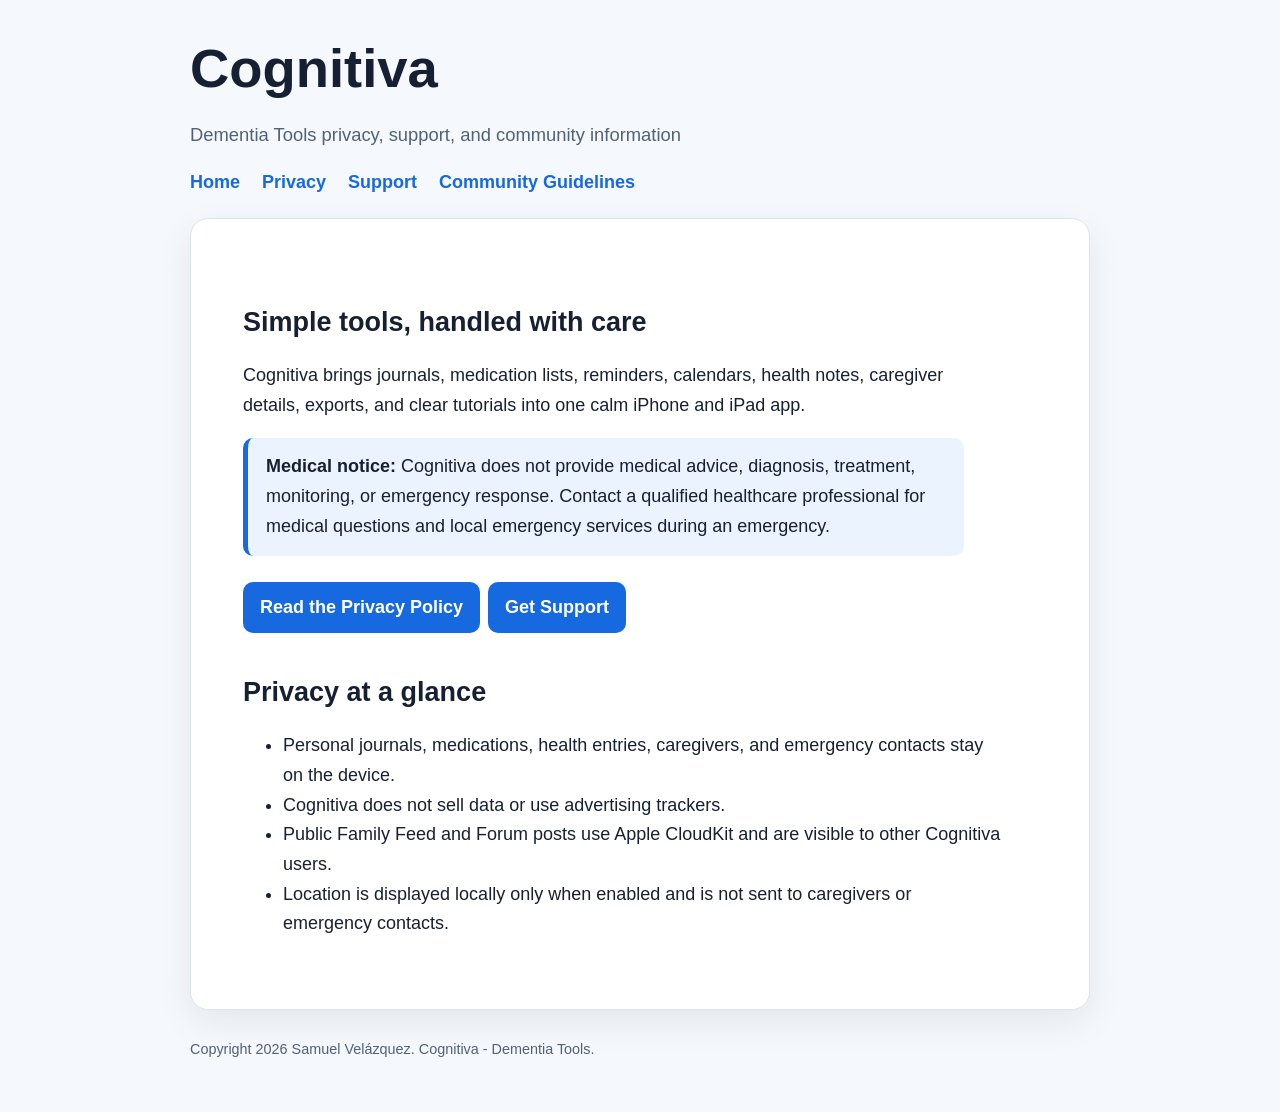
<file: index.html>
<!doctype html>
<html lang="en">
<head>
  <meta charset="utf-8">
  <meta name="viewport" content="width=device-width, initial-scale=1">
  <meta name="description" content="Privacy, support, and community safety information for Cognitiva - Dementia Tools.">
  <title>Cognitiva - Privacy and Support</title>
  <link rel="stylesheet" href="assets/style.css">
</head>
<body>
  <header>
    <h1>Cognitiva</h1>
    <p class="subtitle">Dementia Tools privacy, support, and community information</p>
    <nav aria-label="Main navigation">
      <a href="index.html">Home</a>
      <a href="privacy.html">Privacy</a>
      <a href="support.html">Support</a>
      <a href="community.html">Community Guidelines</a>
    </nav>
  </header>
  <main>
    <h2>Simple tools, handled with care</h2>
    <p>Cognitiva brings journals, medication lists, reminders, calendars, health notes, caregiver details, exports, and clear tutorials into one calm iPhone and iPad app.</p>
    <p class="notice"><strong>Medical notice:</strong> Cognitiva does not provide medical advice, diagnosis, treatment, monitoring, or emergency response. Contact a qualified healthcare professional for medical questions and local emergency services during an emergency.</p>
    <p><a class="button" href="privacy.html">Read the Privacy Policy</a><a class="button" href="support.html">Get Support</a></p>
    <h2>Privacy at a glance</h2>
    <ul>
      <li>Personal journals, medications, health entries, caregivers, and emergency contacts stay on the device.</li>
      <li>Cognitiva does not sell data or use advertising trackers.</li>
      <li>Public Family Feed and Forum posts use Apple CloudKit and are visible to other Cognitiva users.</li>
      <li>Location is displayed locally only when enabled and is not sent to caregivers or emergency contacts.</li>
    </ul>
  </main>
  <footer>Copyright 2026 Samuel Velázquez. Cognitiva - Dementia Tools.</footer>
  <script src="assets/site.js"></script>
</body>
</html>
</file>
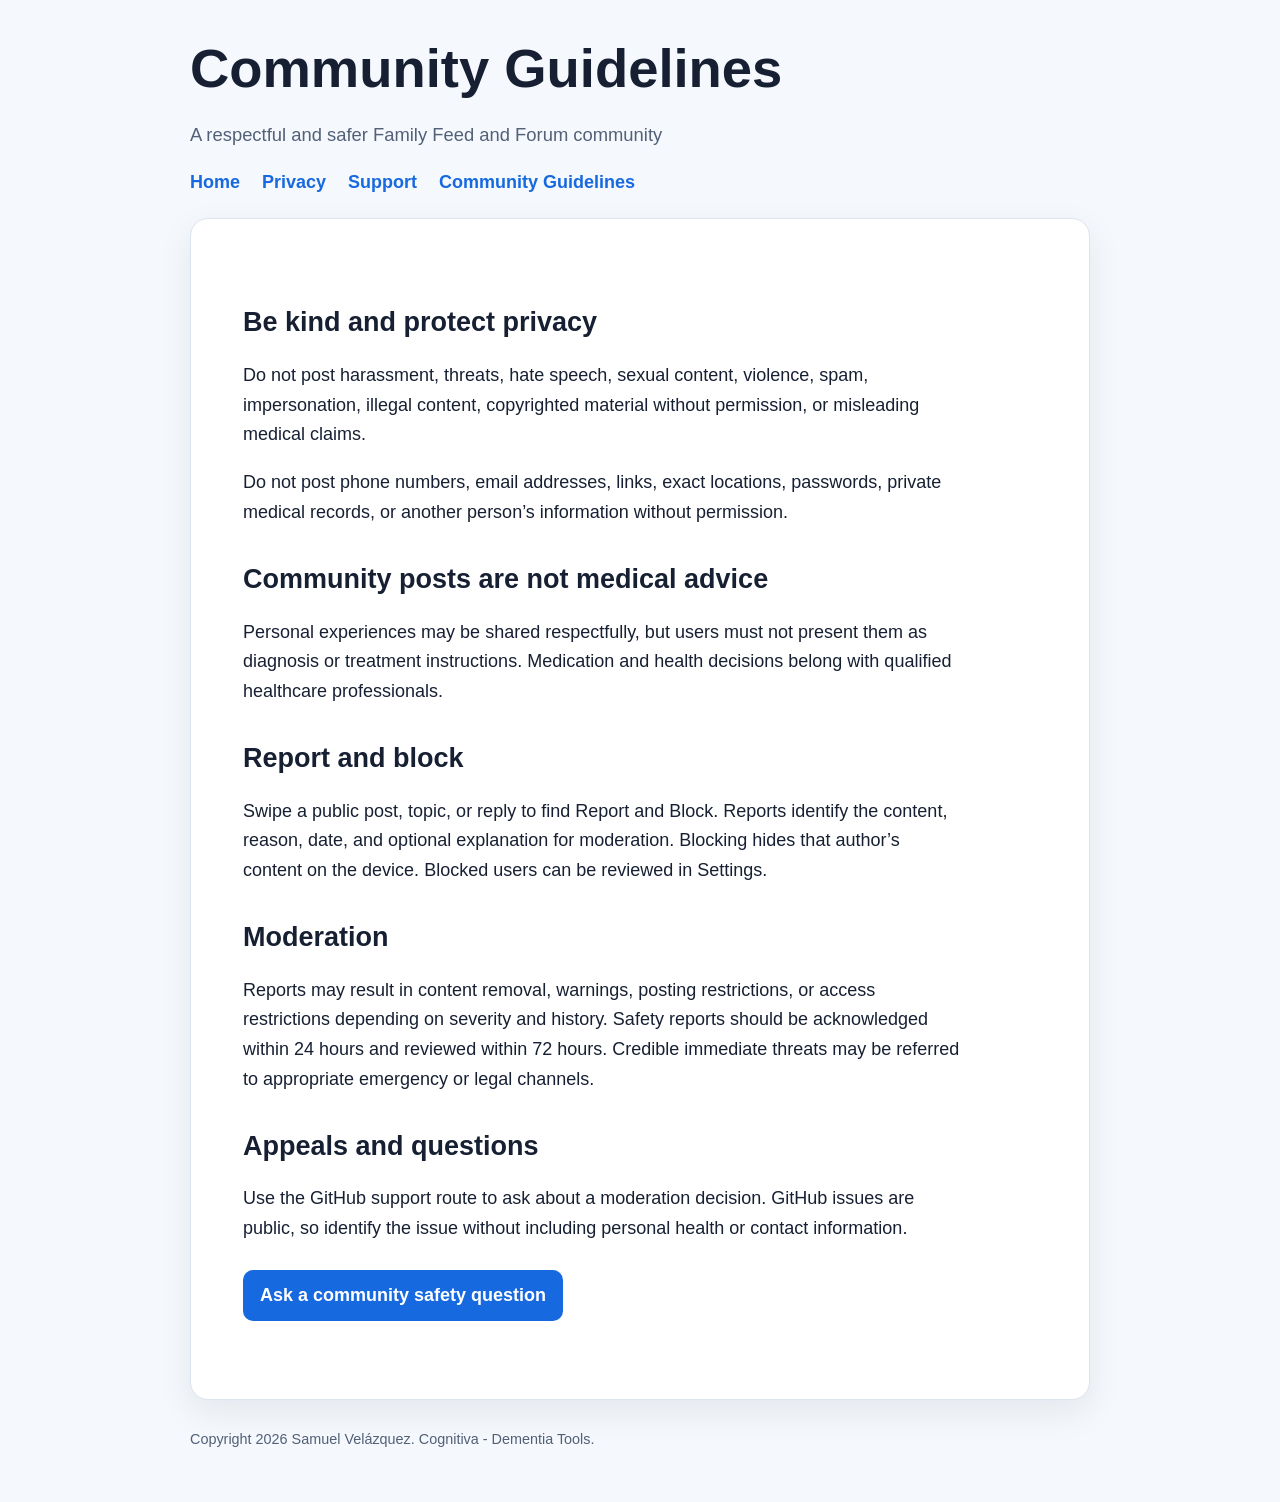
<file: community.html>
<!doctype html>
<html lang="en">
<head>
  <meta charset="utf-8">
  <meta name="viewport" content="width=device-width, initial-scale=1">
  <meta name="description" content="Community Guidelines for Cognitiva Family Feed and Forums.">
  <title>Community Guidelines - Cognitiva</title>
  <link rel="stylesheet" href="assets/style.css">
</head>
<body>
  <header>
    <h1>Community Guidelines</h1>
    <p class="subtitle">A respectful and safer Family Feed and Forum community</p>
    <nav aria-label="Main navigation">
      <a href="index.html">Home</a><a href="privacy.html">Privacy</a><a href="support.html">Support</a><a href="community.html">Community Guidelines</a>
    </nav>
  </header>
  <main>
    <h2>Be kind and protect privacy</h2>
    <p>Do not post harassment, threats, hate speech, sexual content, violence, spam, impersonation, illegal content, copyrighted material without permission, or misleading medical claims.</p>
    <p>Do not post phone numbers, email addresses, links, exact locations, passwords, private medical records, or another person’s information without permission.</p>

    <h2>Community posts are not medical advice</h2>
    <p>Personal experiences may be shared respectfully, but users must not present them as diagnosis or treatment instructions. Medication and health decisions belong with qualified healthcare professionals.</p>

    <h2>Report and block</h2>
    <p>Swipe a public post, topic, or reply to find Report and Block. Reports identify the content, reason, date, and optional explanation for moderation. Blocking hides that author’s content on the device. Blocked users can be reviewed in Settings.</p>

    <h2>Moderation</h2>
    <p>Reports may result in content removal, warnings, posting restrictions, or access restrictions depending on severity and history. Safety reports should be acknowledged within 24 hours and reviewed within 72 hours. Credible immediate threats may be referred to appropriate emergency or legal channels.</p>

    <h2>Appeals and questions</h2>
    <p>Use the GitHub support route to ask about a moderation decision. GitHub issues are public, so identify the issue without including personal health or contact information.</p>
    <p><a class="button" data-github-path="issues/new?labels=community-safety&title=Community%20safety%20question" href="support.html">Ask a community safety question</a></p>
  </main>
  <footer>Copyright 2026 Samuel Velázquez. Cognitiva - Dementia Tools.</footer>
  <script src="assets/site.js"></script>
</body>
</html>
</file>
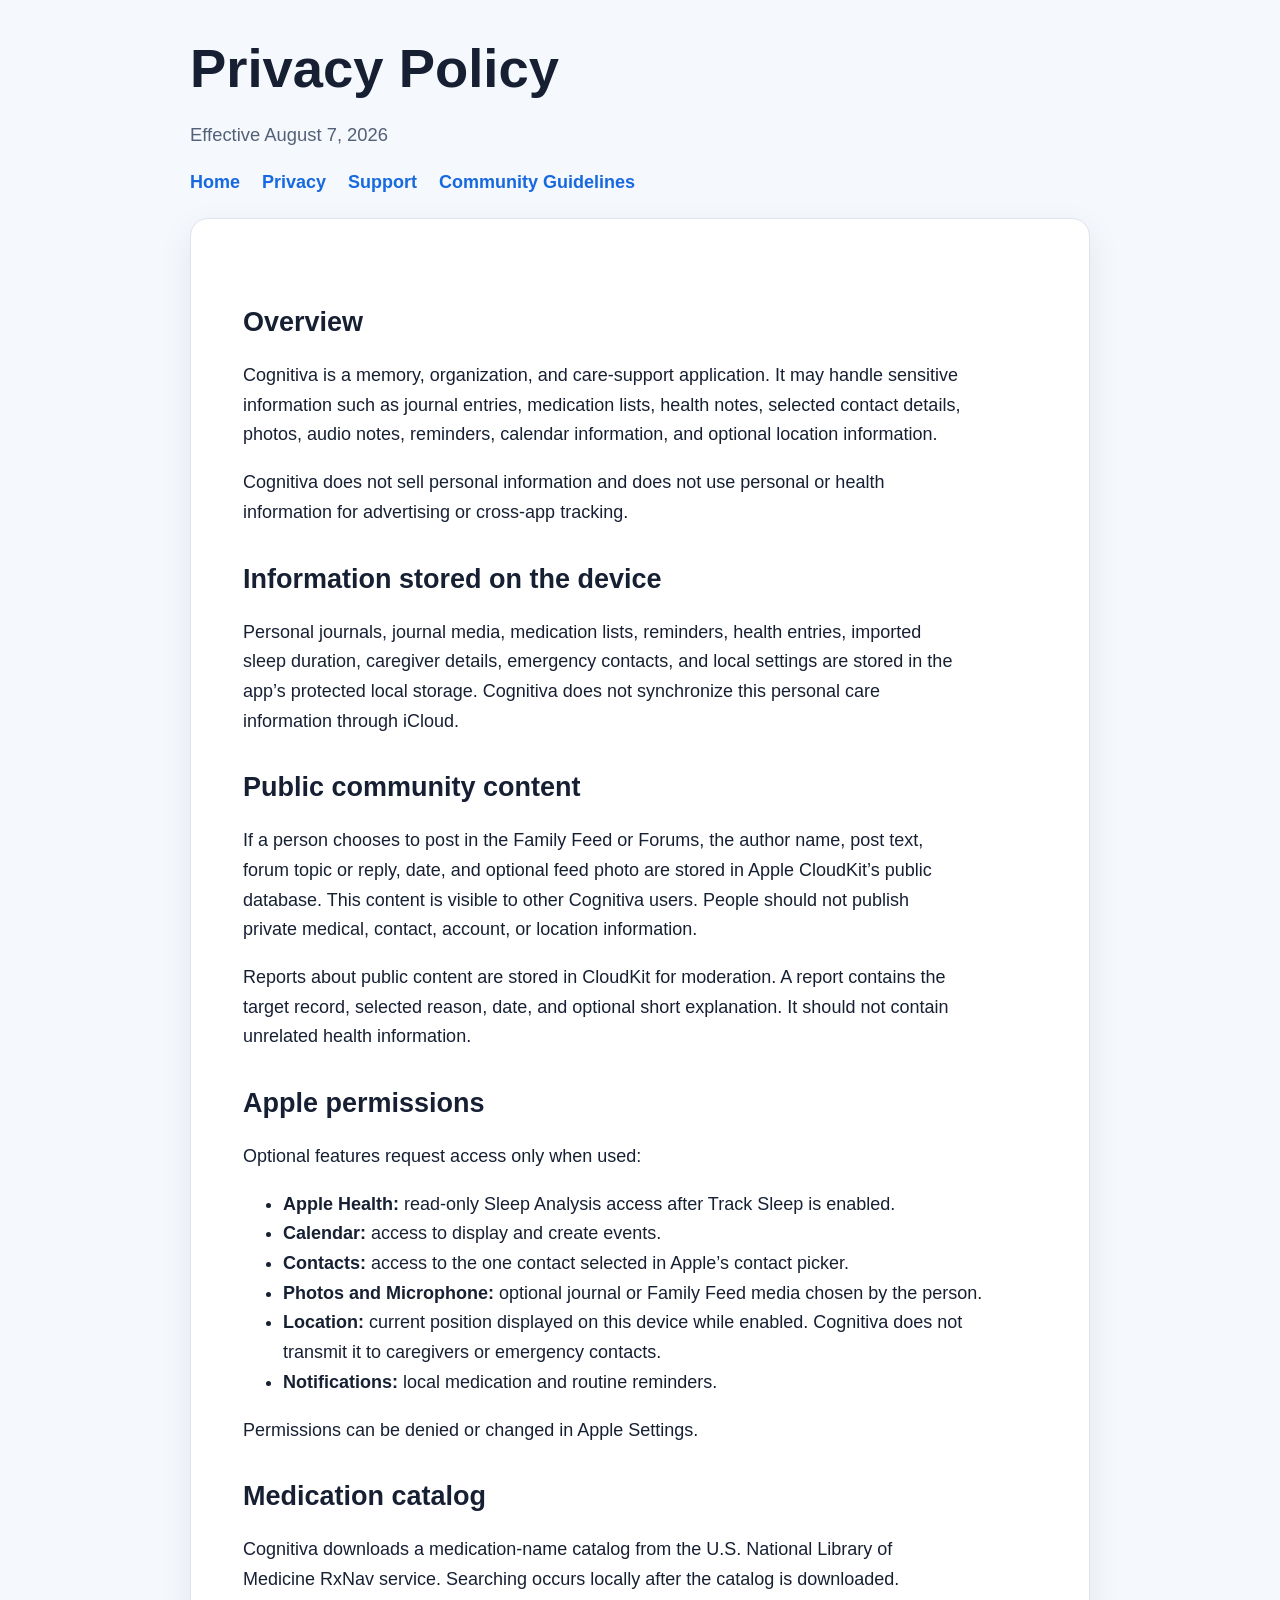
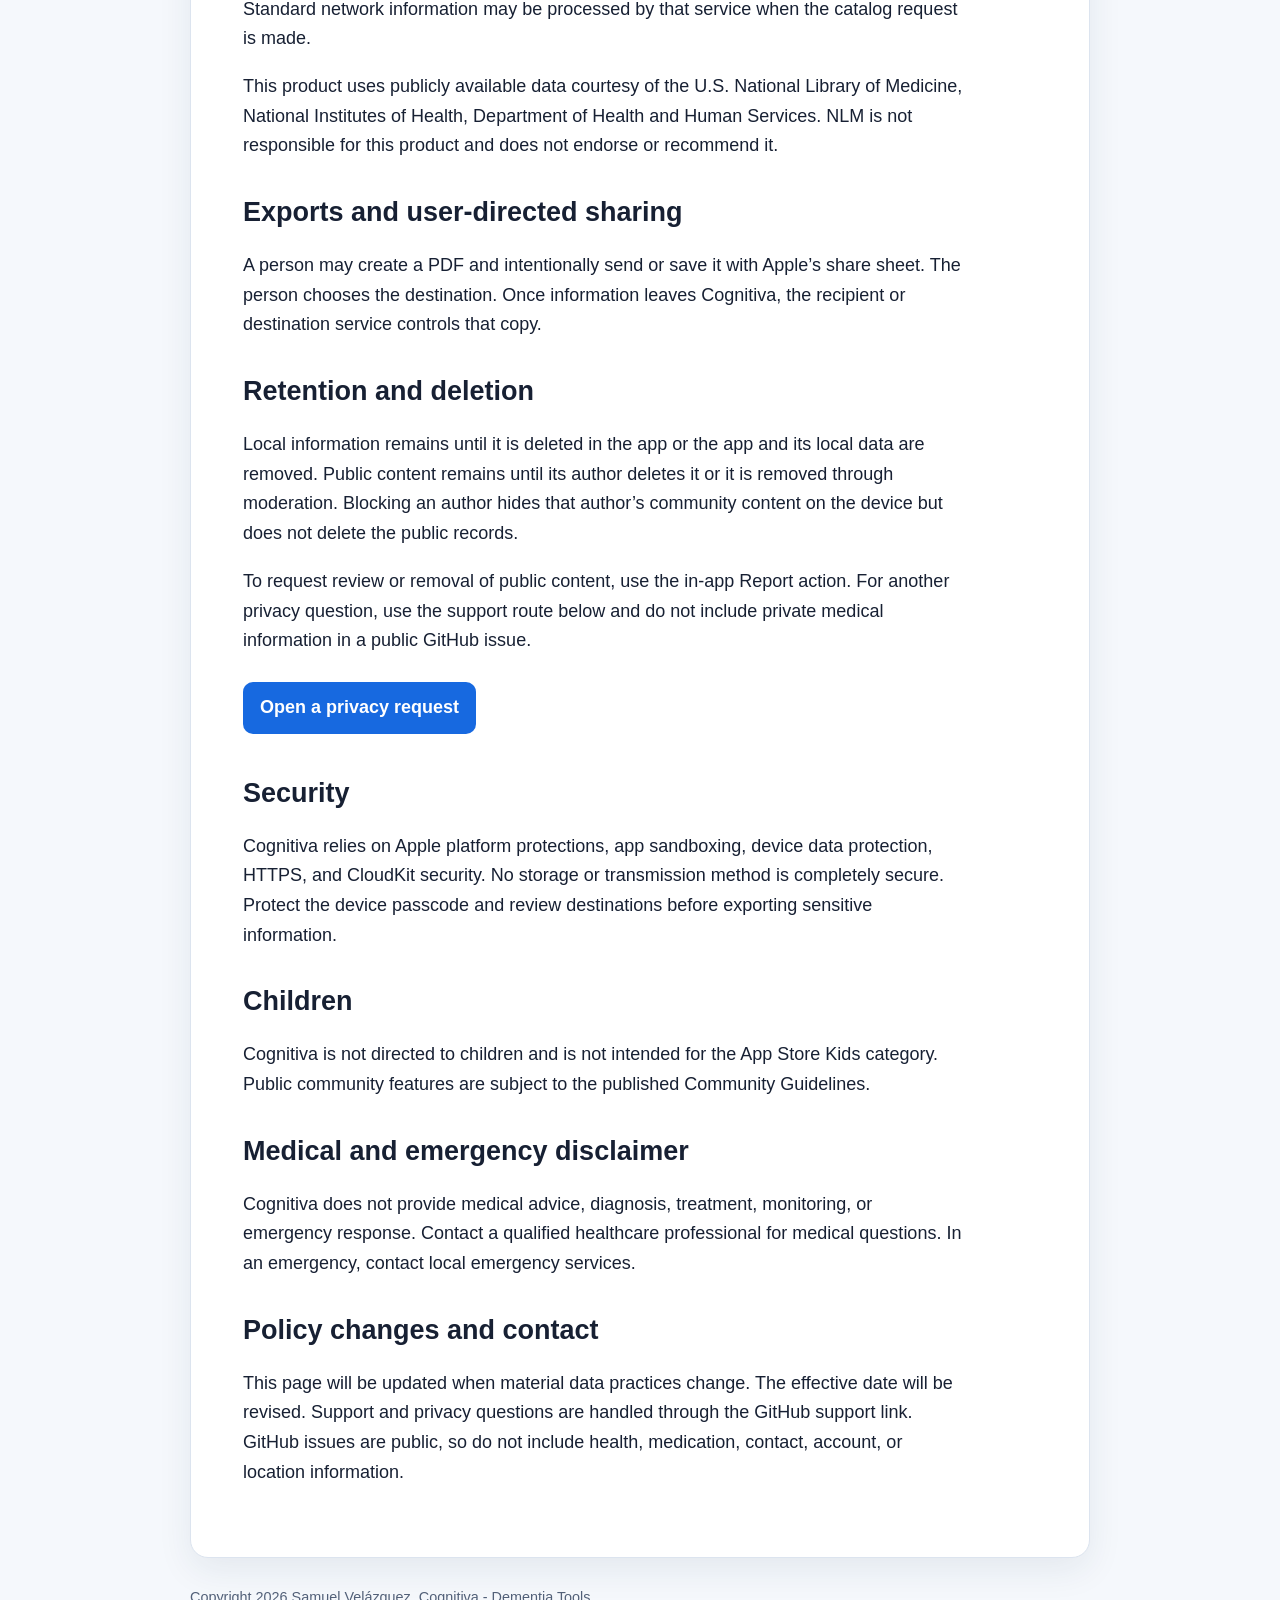
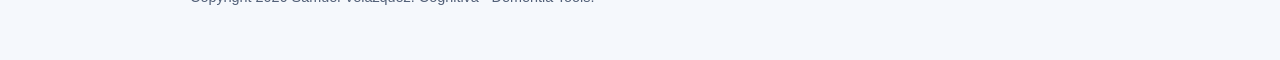
<file: privacy.html>
<!doctype html>
<html lang="en">
<head>
  <meta charset="utf-8">
  <meta name="viewport" content="width=device-width, initial-scale=1">
  <meta name="description" content="Privacy Policy for Cognitiva - Dementia Tools.">
  <title>Privacy Policy - Cognitiva</title>
  <link rel="stylesheet" href="assets/style.css">
</head>
<body>
  <header>
    <h1>Privacy Policy</h1>
    <p class="subtitle">Effective August 7, 2026</p>
    <nav aria-label="Main navigation">
      <a href="index.html">Home</a><a href="privacy.html">Privacy</a><a href="support.html">Support</a><a href="community.html">Community Guidelines</a>
    </nav>
  </header>
  <main>
    <h2>Overview</h2>
    <p>Cognitiva is a memory, organization, and care-support application. It may handle sensitive information such as journal entries, medication lists, health notes, selected contact details, photos, audio notes, reminders, calendar information, and optional location information.</p>
    <p>Cognitiva does not sell personal information and does not use personal or health information for advertising or cross-app tracking.</p>

    <h2>Information stored on the device</h2>
    <p>Personal journals, journal media, medication lists, reminders, health entries, imported sleep duration, caregiver details, emergency contacts, and local settings are stored in the app’s protected local storage. Cognitiva does not synchronize this personal care information through iCloud.</p>

    <h2>Public community content</h2>
    <p>If a person chooses to post in the Family Feed or Forums, the author name, post text, forum topic or reply, date, and optional feed photo are stored in Apple CloudKit’s public database. This content is visible to other Cognitiva users. People should not publish private medical, contact, account, or location information.</p>
    <p>Reports about public content are stored in CloudKit for moderation. A report contains the target record, selected reason, date, and optional short explanation. It should not contain unrelated health information.</p>

    <h2>Apple permissions</h2>
    <p>Optional features request access only when used:</p>
    <ul>
      <li><strong>Apple Health:</strong> read-only Sleep Analysis access after Track Sleep is enabled.</li>
      <li><strong>Calendar:</strong> access to display and create events.</li>
      <li><strong>Contacts:</strong> access to the one contact selected in Apple’s contact picker.</li>
      <li><strong>Photos and Microphone:</strong> optional journal or Family Feed media chosen by the person.</li>
      <li><strong>Location:</strong> current position displayed on this device while enabled. Cognitiva does not transmit it to caregivers or emergency contacts.</li>
      <li><strong>Notifications:</strong> local medication and routine reminders.</li>
    </ul>
    <p>Permissions can be denied or changed in Apple Settings.</p>

    <h2>Medication catalog</h2>
    <p>Cognitiva downloads a medication-name catalog from the U.S. National Library of Medicine RxNav service. Searching occurs locally after the catalog is downloaded. Standard network information may be processed by that service when the catalog request is made.</p>
    <p>This product uses publicly available data courtesy of the U.S. National Library of Medicine, National Institutes of Health, Department of Health and Human Services. NLM is not responsible for this product and does not endorse or recommend it.</p>

    <h2>Exports and user-directed sharing</h2>
    <p>A person may create a PDF and intentionally send or save it with Apple’s share sheet. The person chooses the destination. Once information leaves Cognitiva, the recipient or destination service controls that copy.</p>

    <h2>Retention and deletion</h2>
    <p>Local information remains until it is deleted in the app or the app and its local data are removed. Public content remains until its author deletes it or it is removed through moderation. Blocking an author hides that author’s community content on the device but does not delete the public records.</p>
    <p>To request review or removal of public content, use the in-app Report action. For another privacy question, use the support route below and do not include private medical information in a public GitHub issue.</p>
    <p><a class="button" data-github-path="issues/new?labels=privacy&title=Privacy%20request" href="support.html">Open a privacy request</a></p>

    <h2>Security</h2>
    <p>Cognitiva relies on Apple platform protections, app sandboxing, device data protection, HTTPS, and CloudKit security. No storage or transmission method is completely secure. Protect the device passcode and review destinations before exporting sensitive information.</p>

    <h2>Children</h2>
    <p>Cognitiva is not directed to children and is not intended for the App Store Kids category. Public community features are subject to the published Community Guidelines.</p>

    <h2>Medical and emergency disclaimer</h2>
    <p>Cognitiva does not provide medical advice, diagnosis, treatment, monitoring, or emergency response. Contact a qualified healthcare professional for medical questions. In an emergency, contact local emergency services.</p>

    <h2>Policy changes and contact</h2>
    <p>This page will be updated when material data practices change. The effective date will be revised. Support and privacy questions are handled through the GitHub support link. GitHub issues are public, so do not include health, medication, contact, account, or location information.</p>
  </main>
  <footer>Copyright 2026 Samuel Velázquez. Cognitiva - Dementia Tools.</footer>
  <script src="assets/site.js"></script>
</body>
</html>
</file>
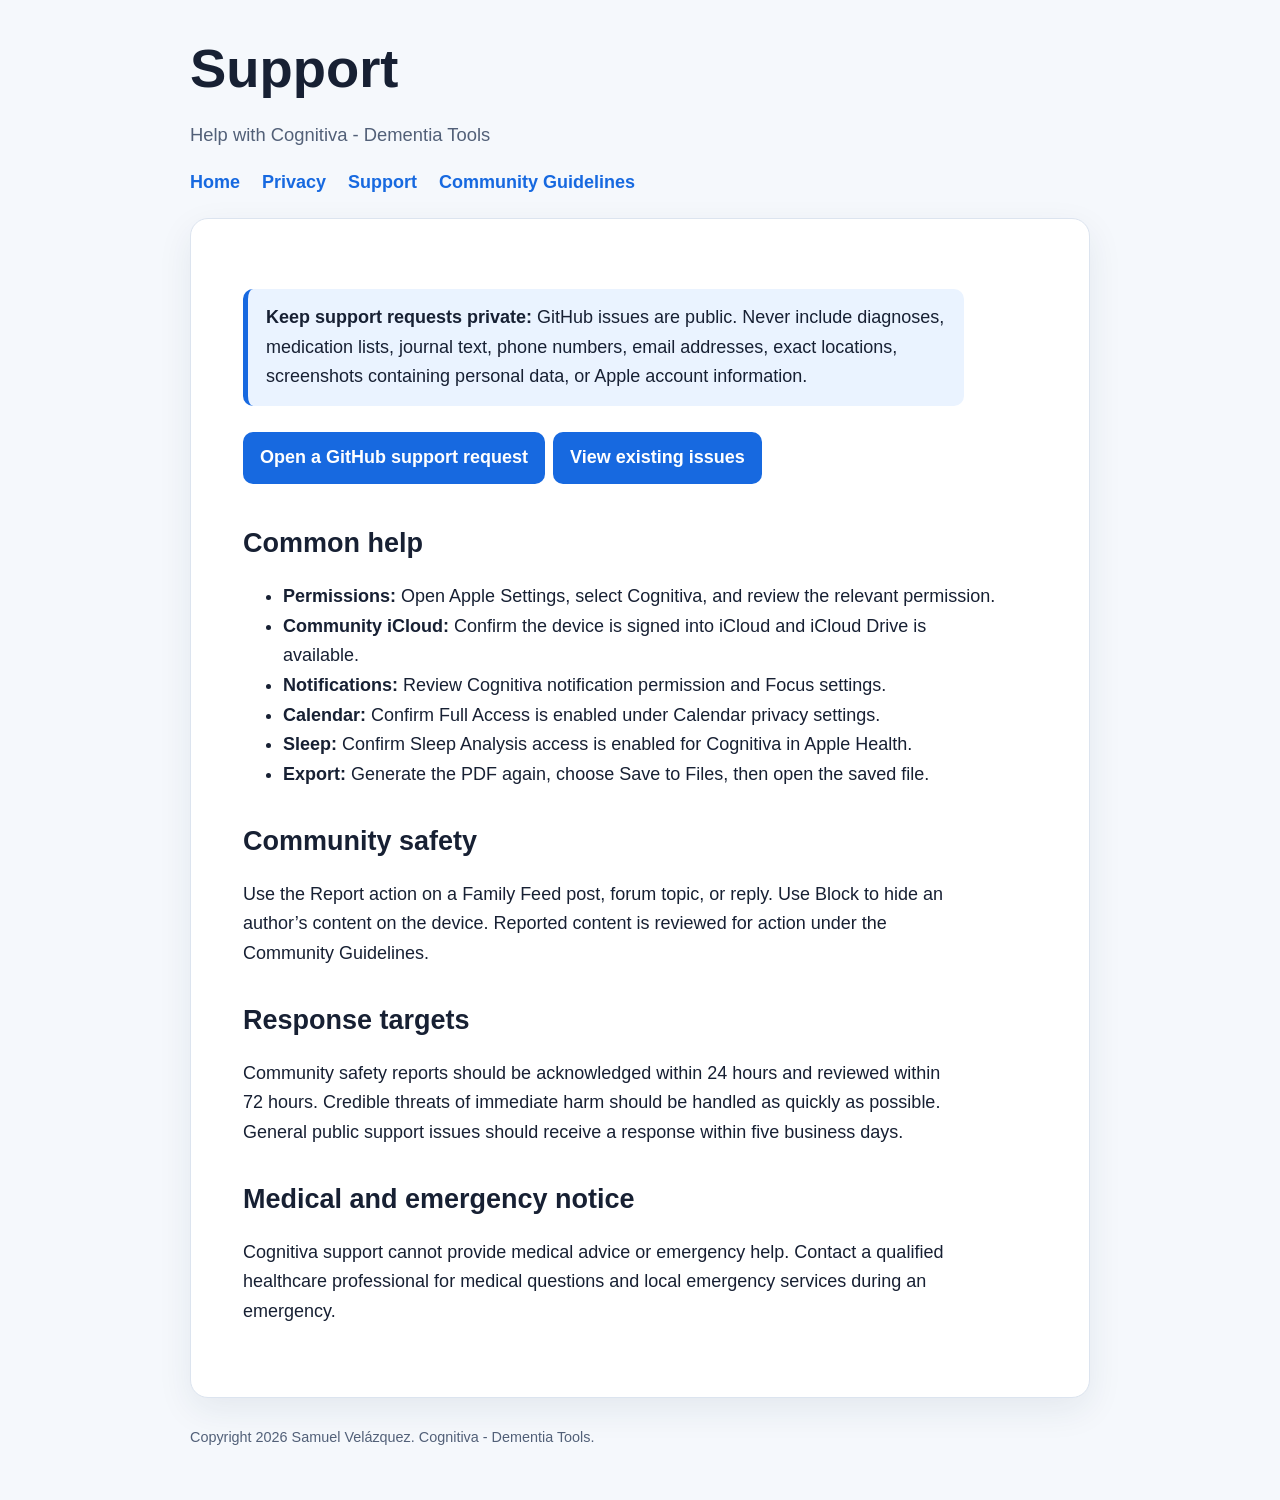
<file: support.html>
<!doctype html>
<html lang="en">
<head>
  <meta charset="utf-8">
  <meta name="viewport" content="width=device-width, initial-scale=1">
  <meta name="description" content="Support information for Cognitiva - Dementia Tools.">
  <title>Support - Cognitiva</title>
  <link rel="stylesheet" href="assets/style.css">
</head>
<body>
  <header>
    <h1>Support</h1>
    <p class="subtitle">Help with Cognitiva - Dementia Tools</p>
    <nav aria-label="Main navigation">
      <a href="index.html">Home</a><a href="privacy.html">Privacy</a><a href="support.html">Support</a><a href="community.html">Community Guidelines</a>
    </nav>
  </header>
  <main>
    <p class="notice"><strong>Keep support requests private:</strong> GitHub issues are public. Never include diagnoses, medication lists, journal text, phone numbers, email addresses, exact locations, screenshots containing personal data, or Apple account information.</p>
    <p><a class="button" data-github-path="issues/new?labels=support&title=Support%20request" href="#common-help">Open a GitHub support request</a><a class="button" data-github-path="issues" href="#common-help">View existing issues</a></p>

    <h2 id="common-help">Common help</h2>
    <ul>
      <li><strong>Permissions:</strong> Open Apple Settings, select Cognitiva, and review the relevant permission.</li>
      <li><strong>Community iCloud:</strong> Confirm the device is signed into iCloud and iCloud Drive is available.</li>
      <li><strong>Notifications:</strong> Review Cognitiva notification permission and Focus settings.</li>
      <li><strong>Calendar:</strong> Confirm Full Access is enabled under Calendar privacy settings.</li>
      <li><strong>Sleep:</strong> Confirm Sleep Analysis access is enabled for Cognitiva in Apple Health.</li>
      <li><strong>Export:</strong> Generate the PDF again, choose Save to Files, then open the saved file.</li>
    </ul>

    <h2>Community safety</h2>
    <p>Use the Report action on a Family Feed post, forum topic, or reply. Use Block to hide an author’s content on the device. Reported content is reviewed for action under the Community Guidelines.</p>

    <h2>Response targets</h2>
    <p>Community safety reports should be acknowledged within 24 hours and reviewed within 72 hours. Credible threats of immediate harm should be handled as quickly as possible. General public support issues should receive a response within five business days.</p>

    <h2>Medical and emergency notice</h2>
    <p>Cognitiva support cannot provide medical advice or emergency help. Contact a qualified healthcare professional for medical questions and local emergency services during an emergency.</p>
  </main>
  <footer>Copyright 2026 Samuel Velázquez. Cognitiva - Dementia Tools.</footer>
  <script src="assets/site.js"></script>
</body>
</html>
</file>
<file: assets/style.css>
:root {
  color-scheme: light dark;
  --background: #f5f8fc;
  --surface: #ffffff;
  --text: #172033;
  --secondary: #526078;
  --accent: #1769e0;
  --border: #dce4ef;
  --notice: #eaf3ff;
}

@media (prefers-color-scheme: dark) {
  :root {
    --background: #0d1420;
    --surface: #151f2e;
    --text: #f3f6fb;
    --secondary: #b5c0d2;
    --accent: #78aefb;
    --border: #2b3950;
    --notice: #172b47;
  }
}

* { box-sizing: border-box; }

body {
  margin: 0;
  background: var(--background);
  color: var(--text);
  font: 18px/1.65 -apple-system, BlinkMacSystemFont, "Segoe UI", sans-serif;
}

header, main, footer {
  width: min(900px, calc(100% - 32px));
  margin-inline: auto;
}

header { padding: 36px 0 20px; }

nav {
  display: flex;
  flex-wrap: wrap;
  gap: 10px 22px;
  margin-top: 18px;
}

a { color: var(--accent); }
nav a { font-weight: 650; text-decoration: none; }

main {
  background: var(--surface);
  border: 1px solid var(--border);
  border-radius: 18px;
  padding: clamp(22px, 5vw, 52px);
  box-shadow: 0 12px 35px rgb(24 45 80 / 8%);
}

h1, h2 { line-height: 1.2; }
h1 { margin: 0; font-size: clamp(2rem, 6vw, 3.4rem); }
h2 { margin-top: 2.2rem; }
p, li { max-width: 72ch; }
.subtitle { color: var(--secondary); font-size: 1.15rem; }
.notice {
  background: var(--notice);
  border-left: 5px solid var(--accent);
  border-radius: 10px;
  padding: 14px 18px;
}
.button {
  display: inline-block;
  margin: 8px 8px 8px 0;
  padding: 11px 17px;
  background: var(--accent);
  color: #fff;
  border-radius: 10px;
  font-weight: 700;
  text-decoration: none;
}
footer { color: var(--secondary); padding: 28px 0 50px; font-size: .9rem; }
</file>
